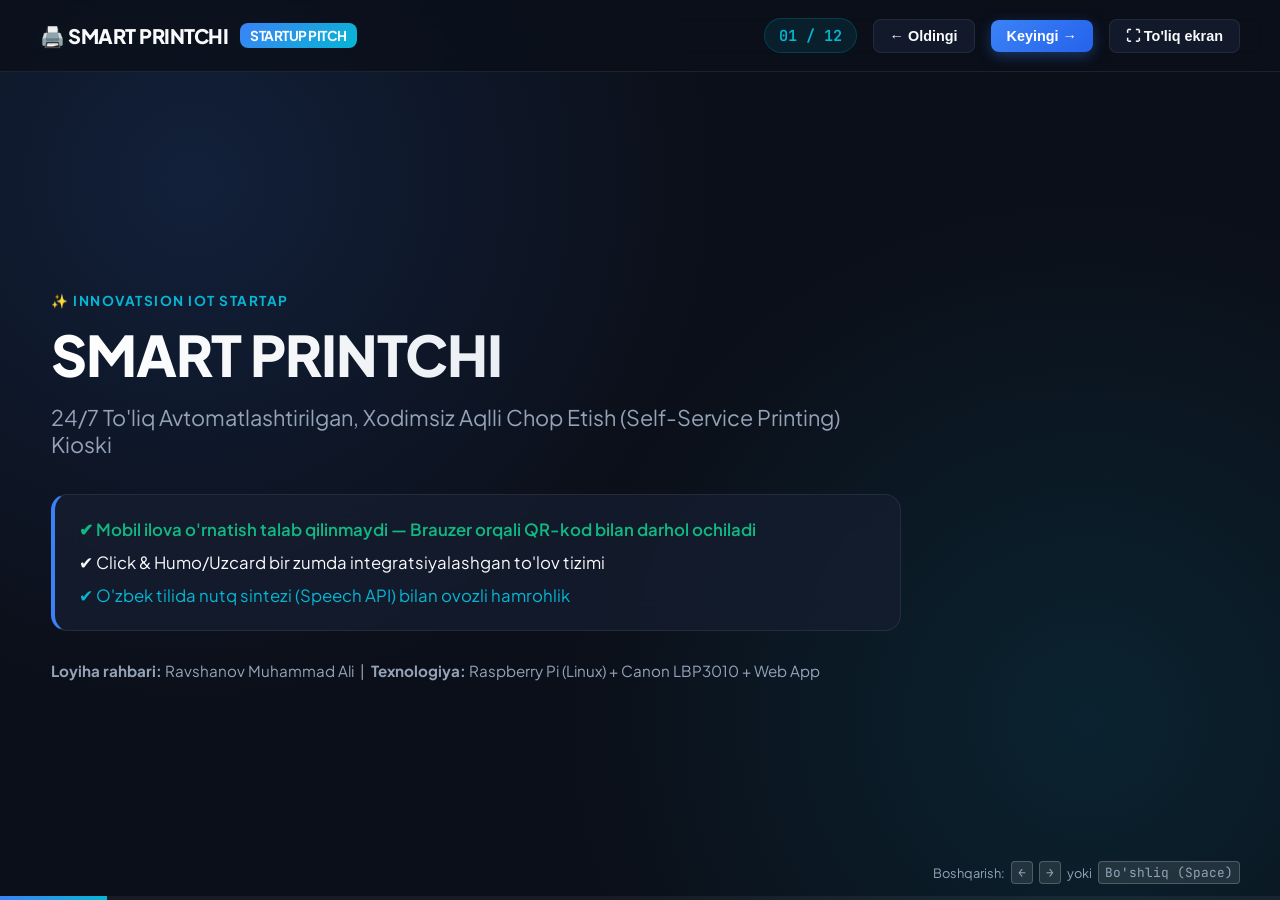
<file: prezentatsiya.html>
<!DOCTYPE html>
<html lang="uz">
<head>
  <meta charset="UTF-8">
  <meta name="viewport" content="width=device-width, initial-scale=1.0">
  <title>Smart Printchi — Taqdimot (Presentation)</title>
  <link rel="preconnect" href="https://fonts.googleapis.com">
  <link rel="preconnect" href="https://fonts.gstatic.com" crossorigin>
  <link href="https://fonts.googleapis.com/css2?family=Plus+Jakarta+Sans:wght@400;500;600;700;800&family=JetBrains+Mono:wght@500;700&display=swap" rel="stylesheet">
  <style>
    :root {
      --bg: #0b0f19;
      --card-bg: rgba(22, 30, 49, 0.75);
      --card-border: rgba(255, 255, 255, 0.08);
      --primary: #3b82f6;
      --primary-glow: rgba(59, 130, 246, 0.35);
      --accent: #06b6d4;
      --success: #10b981;
      --danger: #ef4444;
      --warning: #f59e0b;
      --text: #f8fafc;
      --text-muted: #94a3b8;
    }

    * {
      box-sizing: border-box;
      margin: 0;
      padding: 0;
    }

    body {
      font-family: 'Plus Jakarta Sans', sans-serif;
      background: var(--bg);
      color: var(--text);
      overflow: hidden;
      height: 100vh;
      width: 100vw;
      background-image: 
        radial-gradient(circle at 15% 20%, rgba(59, 130, 246, 0.15) 0%, transparent 40%),
        radial-gradient(circle at 85% 80%, rgba(6, 182, 212, 0.12) 0%, transparent 40%);
    }

    .presentation-container {
      position: relative;
      width: 100vw;
      height: 100vh;
      display: flex;
      flex-direction: column;
    }

    /* Top Navigation Bar */
    header {
      display: flex;
      justify-content: space-between;
      align-items: center;
      padding: 18px 40px;
      border-bottom: 1px solid var(--card-border);
      background: rgba(11, 15, 25, 0.8);
      backdrop-filter: blur(12px);
      z-index: 100;
    }

    .logo {
      display: flex;
      align-items: center;
      gap: 12px;
      font-weight: 800;
      font-size: 1.25rem;
      letter-spacing: -0.5px;
    }

    .logo-badge {
      background: linear-gradient(135deg, var(--primary), var(--accent));
      color: white;
      padding: 4px 10px;
      border-radius: 8px;
      font-size: 0.85rem;
      font-weight: 700;
    }

    .nav-controls {
      display: flex;
      align-items: center;
      gap: 16px;
    }

    .slide-counter {
      font-family: 'JetBrains Mono', monospace;
      color: var(--accent);
      font-weight: 600;
      font-size: 0.95rem;
      background: rgba(6, 182, 212, 0.1);
      padding: 6px 14px;
      border-radius: 20px;
      border: 1px solid rgba(6, 182, 212, 0.2);
    }

    .btn {
      background: var(--card-bg);
      border: 1px solid var(--card-border);
      color: var(--text);
      padding: 8px 16px;
      border-radius: 8px;
      cursor: pointer;
      font-weight: 600;
      font-size: 0.9rem;
      display: flex;
      align-items: center;
      gap: 6px;
      transition: all 0.2s ease;
    }

    .btn:hover {
      background: rgba(255, 255, 255, 0.1);
      border-color: rgba(255, 255, 255, 0.2);
      transform: translateY(-1px);
    }

    .btn-primary {
      background: linear-gradient(135deg, var(--primary), #2563eb);
      color: white;
      border: none;
      box-shadow: 0 4px 14px var(--primary-glow);
    }

    .btn-primary:hover {
      background: linear-gradient(135deg, #2563eb, #1d4ed8);
    }

    /* Slide Arena */
    .viewport {
      flex: 1;
      position: relative;
      display: flex;
      align-items: center;
      justify-content: center;
      padding: 30px 60px;
      overflow: hidden;
    }

    .slide {
      position: absolute;
      width: min(1200px, 92vw);
      height: min(680px, 80vh);
      opacity: 0;
      visibility: hidden;
      transform: scale(0.96) translateY(20px);
      transition: opacity 0.4s cubic-bezier(0.16, 1, 0.3, 1),
                  transform 0.4s cubic-bezier(0.16, 1, 0.3, 1),
                  visibility 0.4s;
      display: flex;
      flex-direction: column;
      justify-content: center;
    }

    .slide.active {
      opacity: 1;
      visibility: visible;
      transform: scale(1) translateY(0);
    }

    /* Slide Content Typography */
    .category-tag {
      display: inline-flex;
      align-items: center;
      gap: 6px;
      font-size: 0.85rem;
      font-weight: 700;
      text-transform: uppercase;
      letter-spacing: 1.5px;
      color: var(--accent);
      margin-bottom: 12px;
    }

    .slide-title {
      font-size: 2.5rem;
      font-weight: 800;
      letter-spacing: -1px;
      line-height: 1.2;
      margin-bottom: 24px;
      background: linear-gradient(to right, #ffffff, #cbd5e1);
      -webkit-background-clip: text;
      -webkit-text-fill-color: transparent;
    }

    .grid-2 {
      display: grid;
      grid-template-columns: 1fr 1fr;
      gap: 24px;
    }

    .grid-3 {
      display: grid;
      grid-template-columns: repeat(3, 1fr);
      gap: 20px;
    }

    .grid-4 {
      display: grid;
      grid-template-columns: repeat(4, 1fr);
      gap: 18px;
    }

    .card {
      background: var(--card-bg);
      border: 1px solid var(--card-border);
      border-radius: 16px;
      padding: 24px;
      backdrop-filter: blur(16px);
      transition: all 0.3s ease;
      position: relative;
      overflow: hidden;
    }

    .card::before {
      content: '';
      position: absolute;
      top: 0;
      left: 0;
      width: 100%;
      height: 3px;
      background: linear-gradient(90deg, var(--primary), var(--accent));
      opacity: 0;
      transition: opacity 0.3s ease;
    }

    .card:hover {
      border-color: rgba(255, 255, 255, 0.18);
      transform: translateY(-3px);
      box-shadow: 0 12px 28px rgba(0, 0, 0, 0.35);
    }

    .card:hover::before {
      opacity: 1;
    }

    .card.highlight-success::before {
      background: var(--success);
      opacity: 1;
    }

    .card.highlight-danger::before {
      background: var(--danger);
      opacity: 1;
    }

    .card.highlight-warning::before {
      background: var(--warning);
      opacity: 1;
    }

    .card-title {
      font-size: 1.25rem;
      font-weight: 700;
      margin-bottom: 12px;
      display: flex;
      align-items: center;
      gap: 10px;
    }

    .card-text {
      font-size: 0.95rem;
      color: var(--text-muted);
      line-height: 1.6;
    }

    .step-number {
      font-family: 'JetBrains Mono', monospace;
      font-size: 2.2rem;
      font-weight: 800;
      color: var(--accent);
      margin-bottom: 12px;
    }

    .stat-number {
      font-family: 'JetBrains Mono', monospace;
      font-size: 2.6rem;
      font-weight: 800;
      color: var(--text);
      line-height: 1;
      margin: 12px 0 8px 0;
    }

    .stat-number.green {
      color: var(--success);
    }

    /* Comparison Table */
    .comp-table {
      width: 100%;
      border-collapse: separate;
      border-spacing: 0;
      border-radius: 14px;
      overflow: hidden;
      border: 1px solid var(--card-border);
      background: var(--card-bg);
    }

    .comp-table th, .comp-table td {
      padding: 14px 20px;
      text-align: left;
      font-size: 0.95rem;
    }

    .comp-table th {
      background: rgba(30, 41, 59, 0.9);
      font-weight: 700;
      color: var(--text);
      border-bottom: 1px solid var(--card-border);
    }

    .comp-table tr:not(:last-child) td {
      border-bottom: 1px solid rgba(255, 255, 255, 0.05);
    }

    .comp-table td:nth-child(2) {
      color: var(--text-muted);
    }

    .comp-table td:nth-child(3) {
      color: var(--success);
      font-weight: 600;
    }

    /* Progress bar */
    .progress-bar-container {
      position: absolute;
      bottom: 0;
      left: 0;
      width: 100%;
      height: 4px;
      background: rgba(255, 255, 255, 0.05);
    }

    .progress-bar {
      height: 100%;
      width: 8.33%;
      background: linear-gradient(90deg, var(--primary), var(--accent));
      transition: width 0.3s ease;
    }

    /* Keyboard hint */
    .keyboard-hint {
      position: absolute;
      bottom: 16px;
      right: 40px;
      font-size: 0.8rem;
      color: var(--text-muted);
      display: flex;
      align-items: center;
      gap: 6px;
    }

    .kbd {
      background: rgba(255, 255, 255, 0.1);
      border: 1px solid rgba(255, 255, 255, 0.2);
      padding: 2px 6px;
      border-radius: 4px;
      font-family: 'JetBrains Mono', monospace;
    }
  </style>
</head>
<body>

<div class="presentation-container">
  <!-- Header Bar -->
  <header>
    <div class="logo">
      <span>🖨️ SMART PRINTCHI</span>
      <span class="logo-badge">STARTUP PITCH</span>
    </div>
    <div class="nav-controls">
      <span class="slide-counter" id="slideNum">01 / 12</span>
      <button class="btn" onclick="prevSlide()">← Oldingi</button>
      <button class="btn btn-primary" onclick="nextSlide()">Keyingi →</button>
      <button class="btn" onclick="toggleFullScreen()">⛶ To'liq ekran</button>
    </div>
  </header>

  <!-- Slide Arena -->
  <main class="viewport">

    <!-- SLIDE 1: Title -->
    <section class="slide active">
      <div class="category-tag">✨ INNOVATSION IOT STARTAP</div>
      <h1 class="slide-title" style="font-size: 3.5rem; margin-bottom: 16px;">SMART PRINTCHI</h1>
      <p style="font-size: 1.35rem; color: var(--text-muted); margin-bottom: 36px; max-width: 850px;">
        24/7 To'liq Avtomatlashtirilgan, Xodimsiz Aqlli Chop Etish (Self-Service Printing) Kioski
      </p>

      <div class="card" style="border-left: 4px solid var(--primary); max-width: 850px; margin-bottom: 30px;">
        <div style="display: flex; flex-direction: column; gap: 12px; font-size: 1.05rem;">
          <div style="color: var(--success); font-weight: 600;">✔ Mobil ilova o'rnatish talab qilinmaydi — Brauzer orqali QR-kod bilan darhol ochiladi</div>
          <div style="color: var(--text);">✔ Click & Humo/Uzcard bir zumda integratsiyalashgan to'lov tizimi</div>
          <div style="color: var(--accent);">✔ O'zbek tilida nutq sintezi (Speech API) bilan ovozli hamrohlik</div>
        </div>
      </div>

      <div style="font-size: 0.95rem; color: var(--text-muted);">
        <b>Loyiha rahbari:</b> Ravshanov Muhammad Ali &nbsp;|&nbsp; <b>Texnologiya:</b> Raspberry Pi (Linux) + Canon LBP3010 + Web App
      </div>
    </section>

    <!-- SLIDE 2: The Problem -->
    <section class="slide">
      <div class="category-tag">⚠️ BOZOR MUAMMOLARI</div>
      <h2 class="slide-title">An'anaviy Chop Etishdagi Og'riqli Nuqtalar</h2>
      <div class="grid-2">
        <div class="card highlight-danger">
          <div class="card-title" style="color: var(--danger);">1. Uzun Navbatlar va Vaqt Yo'qotish</div>
          <p class="card-text">Universitetlar, litseylar va davlat idoralarida talaba hamda mijozlar oddiy bitta qog'ozni chop etish uchun 15-30 daqiqa navbatda turishga majbur bo'ladi.</p>
        </div>
        <div class="card highlight-warning">
          <div class="card-title" style="color: var(--warning);">2. Inson Omili va Ish Vaqti Cheklovi</div>
          <p class="card-text">Nusxa ko'chirish punktlari doimiy xodim (operator) talab qiladi. Soat 18:00 dan keyin yopiladi, tushlik va dam olish kunlari ishlamaydi.</p>
        </div>
        <div class="card highlight-danger">
          <div class="card-title" style="color: var(--danger);">3. Konfidensiallik va Xavfsizlik Yo'qligi</div>
          <p class="card-text">Shaxsiy hujjatlar, pasport nusxalari, rezyume yoki diplomlar begona shaxslarning fleshkalari yoki kompyuterlarida qolib ketadi, bu esa kiberxavfsizlikka ziddir.</p>
        </div>
        <div class="card highlight-warning">
          <div class="card-title" style="color: var(--warning);">4. Kichik To'lovlardagi Noqulaylik</div>
          <p class="card-text">1000-2000 so'm uchun mayda pul topish, qaytim izlash yoki begona kartaga pul o'tkazib chek ko'rsatish ko'p noqulaylik tug'diradi.</p>
        </div>
      </div>
    </section>

    <!-- SLIDE 3: The Solution -->
    <section class="slide">
      <div class="category-tag">💡 BIZNING YECHIM</div>
      <h2 class="slide-title">Aqlli, Xodimsiz va Qulay Smart Printchi</h2>
      
      <div class="card highlight-success" style="margin-bottom: 24px; padding: 28px;">
        <h3 style="color: var(--success); font-size: 1.35rem; margin-bottom: 8px;">To'liq Raqamlashgan Self-Service Chop Etish Ekotizimi</h3>
        <p style="color: var(--text); font-size: 1.05rem; line-height: 1.6;">
          Foydalanuvchi hech qanday ilova yuklamasdan, kiosk ekranidagi QR-kodni skanerlaydi, faylini veb-sahifaga yuklaydi, Click/Humo orqali to'laydi va soniyalar ichida sifatli A4 hujjatini qabul qilib oladi.
        </p>
      </div>

      <div class="grid-3">
        <div class="card">
          <div class="card-title" style="color: var(--primary);">24/7 Uzluksiz Ishlash</div>
          <p class="card-text">Xodimsiz ishlaydi. Maosh, dam olish kunlari yoki insoniy charchoq yo'q. Istalgan vaqtda benuqson xizmat ko'rsatadi.</p>
        </div>
        <div class="card">
          <div class="card-title" style="color: var(--accent);">Bir Zumda Natija</div>
          <p class="card-text">Hujjat yuklangandan boshlab printerdan chiqqunga qadar bor-yo'g'i 10-20 soniya vaqt sarflanadi.</p>
        </div>
        <div class="card">
          <div class="card-title" style="color: var(--success);">100% Ma'lumot Himoyasi</div>
          <p class="card-text">Fayllar saqlanmaydi. Hujjat chop etilishi bilan tizimdan avtomatik va qaytmas tarzda o'chiriladi.</p>
        </div>
      </div>
    </section>

    <!-- SLIDE 4: How It Works -->
    <section class="slide">
      <div class="category-tag">🚀 FOYDALANISH JARAYONI</div>
      <h2 class="slide-title">4 Ta Oson Qadamda Hujjat Qo'lingizda</h2>
      <div class="grid-4">
        <div class="card">
          <div class="step-number">01</div>
          <div class="card-title">QR Skanerlash</div>
          <p class="card-text">Kioskdagi QR-kod smartfon kamerasi orqali skanerlanadi. Hech qanday dastur o'rnatmasdan brauzerda veb-portal ochiladi.</p>
        </div>
        <div class="card">
          <div class="step-number">02</div>
          <div class="card-title">Fayl Yuklash</div>
          <p class="card-text">PDF, DOCX, TXT yoki rasm tanlanadi. Tizim avtomatik sahifalar sonini hisoblaydi va narxni chiqaradi.</p>
        </div>
        <div class="card">
          <div class="step-number">03</div>
          <div class="card-title">Tezkor To'lov</div>
          <p class="card-text">Click ilovasi yoki Humo/Uzcard dinamik QR-kodi orqali 1 marta bosishda to'lov amalga oshiriladi.</p>
        </div>
        <div class="card highlight-success">
          <div class="step-number" style="color: var(--success);">04</div>
          <div class="card-title" style="color: var(--success);">Chop & Ovoz</div>
          <p class="card-text">Printer A4 qog'ozini chiqaradi va kiosk o'zbek tilida "Hujjatingiz tayyor, qog'ozingizni oling!" deb e'lon qiladi.</p>
        </div>
      </div>
    </section>

    <!-- SLIDE 5: Key Features -->
    <section class="slide">
      <div class="category-tag">⭐ ASOSIY IMKONIYATLAR</div>
      <h2 class="slide-title">Smart Printchi-ning Texnologik Ustunliklari</h2>
      <div class="grid-3">
        <div class="card">
          <div class="card-title">📲 Web-Native (App-Free)</div>
          <p class="card-text">Mijozdan App Store yoki Play Marketdan ilova yuklash talab qilinmaydi. Brauzerda bir zumda ishlaydi.</p>
        </div>
        <div class="card">
          <div class="card-title">🔢 Dinamik Sahifa Hisoblagich</div>
          <p class="card-text">Yuklangan PDF yoki Word hujjatlaridagi sahifalar sonini avtomatik aniqlab, to'g'ri narx shakllantiriladi.</p>
        </div>
        <div class="card">
          <div class="card-title" style="color: var(--success);">🎙️ O'zbekcha Ovozli Yordamchi</div>
          <p class="card-text">Web Speech API orqali to'lov muvaffaqiyati va chop etish yakunlangani o'zbek tilida ovozli tushuntiriladi.</p>
        </div>
        <div class="card">
          <div class="card-title">📑 Universal Formatlar</div>
          <p class="card-text">PDF, Microsoft Word (.docx), matnli (.txt) fayllar hamda rasmlar (JPG, PNG) bilan to'liq mos keladi.</p>
        </div>
        <div class="card">
          <div class="card-title">🔒 Avtomatik Tozalash</div>
          <p class="card-text">Hujjat chop etilishi bilanoq serverdan butunlay o'chiriladi. Hech qanday xotirada qolmaydi.</p>
        </div>
        <div class="card">
          <div class="card-title">📡 Masofaviy Monitoring</div>
          <p class="card-text">Qog'oz tugashi, toner holati va kunlik tushumlar onlayn tarzda admin tomonidan kuzatib boriladi.</p>
        </div>
      </div>
    </section>

    <!-- SLIDE 6: Tech Architecture -->
    <section class="slide">
      <div class="category-tag">🛠️ TEXNOLOGIK ARXITEKTURA</div>
      <h2 class="slide-title">IoT Apparat va Dasturiy Ta'minot Birlashuvi</h2>
      <div class="grid-3">
        <div class="card" style="border-top: 3px solid var(--primary);">
          <div class="card-title" style="color: var(--primary);">Apparat Ta'minoti (Hardware)</div>
          <ul style="padding-left: 20px; color: var(--text-muted); font-size: 0.95rem; line-height: 1.8;">
            <li>Raspberry Pi IoT mini-kompyuteri</li>
            <li>Canon LBP 3010 lazerli A4 printeri</li>
            <li>USB 2.0 direct bidirectional interface</li>
            <li>Ixcham metall/akril kiosk korpusi</li>
          </ul>
        </div>
        <div class="card" style="border-top: 3px solid var(--accent);">
          <div class="card-title" style="color: var(--accent);">Bosma Yadrosi (CUPS Core)</div>
          <ul style="padding-left: 20px; color: var(--text-muted); font-size: 0.95rem; line-height: 1.8;">
            <li>CUPS (Common Unix Printing System)</li>
            <li>HiSCoA v2.0 Canon CAPT drayveri</li>
            <li>Maxsus sozlangan Canon 3010 PPD</li>
            <li>GhostScript raster rendering filtri</li>
          </ul>
        </div>
        <div class="card" style="border-top: 3px solid var(--success);">
          <div class="card-title" style="color: var(--success);">Dasturiy Qism (Software)</div>
          <ul style="padding-left: 20px; color: var(--text-muted); font-size: 0.95rem; line-height: 1.8;">
            <li>Python (Flask) asinxron backend serveri</li>
            <li>Cloudflare Zero-Trust Secure Tunnel</li>
            <li>Mobile-First Responsive Web UI</li>
            <li>Web Speech API (O'zbekcha sintezator)</li>
          </ul>
        </div>
      </div>
    </section>

    <!-- SLIDE 7: Payments & Voice -->
    <section class="slide">
      <div class="category-tag">💳 INTEGRATSIYA</div>
      <h2 class="slide-title">Click, Humo QR va Ovozli Mulqot</h2>
      <div class="grid-2">
        <div class="card">
          <div class="card-title" style="color: var(--primary);">Click & Humo Dinamik To'lovlar</div>
          <div style="display: flex; flex-direction: column; gap: 14px; margin-top: 14px; font-size: 0.95rem; color: var(--text-muted);">
            <div><b>1. Click Deep-Link:</b> "Click orqali to'lash" tugmasi bosilganda to'g'ridan-to'g'ri foydalanuvchining Click ilovasi ochiladi.</div>
            <div><b>2. Dinamik Humo QR-kod:</b> Ekranda karta ma'lumotlari bilan QR-kod generatsiya qilinadi, istalgan bank ilovasi bilan skanerlab to'lash mumkin.</div>
            <div><b>3. 1-Bosishda Karta Nusxalash:</b> 16 xonali karta raqami buferga olinadi.</div>
            <div><b>4. Avtomatik Chop Etish:</b> To'lov amalga oshirilishi bilan printer ishga tushadi.</div>
          </div>
        </div>

        <div class="card">
          <div class="card-title" style="color: var(--success);">O'zbek Tilidagi Ovozli Hamrohlik</div>
          <div style="display: flex; flex-direction: column; gap: 14px; margin-top: 14px; font-size: 0.95rem; color: var(--text-muted);">
            <div><b>1. Insoniy muloqot hissi:</b> Kiosk ovoz chiqarib harakatlarni tasdiqlagani uchun talaba adashib qolmaydi.</div>
            <div><b>2. SpeechSynthesis API:</b> Brauzerning o'zida apparat resurslarisiz ishlaydi.</div>
            <div><b>3. Jonli xabar:</b> <i>"To‘lov qabul qilindi. Hujjatingiz printerdan chiqdi. Qog‘ozingizni oling!"</i></div>
            <div><b>4. Ishonch va brend nufuzi:</b> Foydalanuvchida yuqori zamonaviy texnologiya taassuroti qoladi.</div>
          </div>
        </div>
      </div>
    </section>

    <!-- SLIDE 8: Target Market -->
    <section class="slide">
      <div class="category-tag">🎯 MAQSADLI BOZOR</div>
      <h2 class="slide-title">Kiosklar Qayerda Talabgir?</h2>
      <div class="grid-2">
        <div class="card">
          <div class="card-title" style="color: var(--primary);">🎓 Universitetlar, Kollej va Litseylar</div>
          <p class="card-text">O'zbekistonda 200+ OTM va 1M+ talaba har kuni mustaqil ish, referat va kurs ishlarini chop etishga muhtoj. Asosiy drayver bozor.</p>
        </div>
        <div class="card">
          <div class="card-title" style="color: var(--accent);">🏛️ Davlat Xizmatlari Markazlari (DXM)</div>
          <p class="card-text">Ariza, ma'lumotnoma va pasport nusxalarini navbatsiz, mustaqil chop etish uchun aholiga juda zarur vosita.</p>
        </div>
        <div class="card">
          <div class="card-title" style="color: var(--success);">🏢 Kovorking va Biznes Markazlar</div>
          <p class="card-text">Frilanserlar va xodimlar uchun shaxsiy qimmat printer sotib olmasdan kerakli shartnomalarni 24/7 chop etish imkoniyati.</p>
        </div>
        <div class="card">
          <div class="card-title" style="color: var(--warning);">🏥 Shifoxona, Sud va Notarial Idoralar</div>
          <p class="card-text">Tibbiy tahlillar, da'vo arizalari va shartnomalar zudlik bilan chiqarilishi lozim bo'lgan gavjum nuqtalar.</p>
        </div>
      </div>
    </section>

    <!-- SLIDE 9: Unit Economics -->
    <section class="slide">
      <div class="category-tag">💰 BIZNES MODELI VA DAROMAD</div>
      <h2 class="slide-title">Kuchli Unit Economics va 1 Oylik ROI</h2>
      <div class="grid-3" style="margin-bottom: 24px;">
        <div class="card">
          <div style="font-size: 0.9rem; color: var(--text-muted);">1 Sahifa Tannarxi</div>
          <div class="stat-number">~130 so'm</div>
          <div style="font-size: 0.85rem; color: var(--text-muted);">Qog'oz (80-90 so'm) + Toner va elektr (40-50 so'm)</div>
        </div>
        <div class="card">
          <div style="font-size: 0.9rem; color: var(--text-muted);">Sotish Narxi</div>
          <div class="stat-number">1 000 so'm</div>
          <div style="font-size: 0.85rem; color: var(--text-muted);">Bozordagi arzon narx (500 - 1000 so'm oralig'ida)</div>
        </div>
        <div class="card highlight-success">
          <div style="font-size: 0.9rem; color: var(--text-muted);">Sof Foyda Marjasi</div>
          <div class="stat-number green">87%</div>
          <div style="font-size: 0.85rem; color: var(--success);">Har bir sahifadan 870 so'm sof daromad</div>
        </div>
      </div>

      <div class="card" style="padding: 24px;">
        <h3 style="color: var(--accent); margin-bottom: 12px; font-size: 1.15rem;">Bitta Kioskning Oylik Moliyaviy Ko'rsatkichi (OTM misolida):</h3>
        <div style="display: grid; grid-template-columns: 1fr 1fr; gap: 20px; font-size: 0.95rem; color: var(--text-muted);">
          <div>
            • <b>Kunlik hajm:</b> 600 sahifa x 1 000 so'm = <b>600 000 so'm/kun</b><br>
            • <b>Oylik tushum (25 kun):</b> <b>15 000 000 so'm</b><br>
            • <b>Qog'oz va toner xarajati:</b> ~2 250 000 so'm
          </div>
          <div>
            • <b>Ijara va internet xarajati:</b> ~1 500 000 so'm<br>
            • <b style="color: var(--success); font-size: 1.1rem;">OYLIK SOF DAROMAD: ~11 250 000 so'm!</b><br>
            • <b>Kiosk uskunasi tannarxi:</b> ~4 mln so'm → <b style="color: var(--accent);">ROI: 1 oyda to'liq oqlaydi!</b>
          </div>
        </div>
      </div>
    </section>

    <!-- SLIDE 10: Competition -->
    <section class="slide">
      <div class="category-tag">📊 SOLISHTIRMA TAHLIL</div>
      <h2 class="slide-title">Smart Printchi vs An'anaviy Print Markazlari</h2>
      
      <table class="comp-table">
        <thead>
          <tr>
            <th>Xususiyat</th>
            <th>An'anaviy Nusxa Ko'chirish Markazi</th>
            <th>Smart Printchi Kioski</th>
          </tr>
        </thead>
        <tbody>
          <tr>
            <td><b>Ish Vaqti</b></td>
            <td>09:00 - 18:00 (tushlik va dam olish kunlari bor)</td>
            <td>24/7 Tunu-kun uzluksiz ochiq</td>
          </tr>
          <tr>
            <td><b>Xodim va Maosh</b></td>
            <td>Doimiy operator talab qilinadi (oylik xarajat)</td>
            <td>100% Xodimsiz, to'liq avtonom</td>
          </tr>
          <tr>
            <td><b>Xizmat Tezligi</b></td>
            <td>15 - 30 daqiqa (uzun navbatlar)</td>
            <td>15 - 30 soniya ichida qo'lingizda</td>
          </tr>
          <tr>
            <td><b>Shaxsiy Ma'lumotlar</b></td>
            <td>Kompyuter yoki fleshkada qolib ketish xavfi bor</td>
            <td>Chop etilgach butkul va qaytmas o'chiriladi</td>
          </tr>
          <tr>
            <td><b>To'lov Qulayligi</b></td>
            <td>Faqat naqd yoki noqulay o'tkazma</td>
            <td>Click deep-link va Humo QR 1 marta bosishda</td>
          </tr>
        </tbody>
      </table>
    </section>

    <!-- SLIDE 11: Roadmap -->
    <section class="slide">
      <div class="category-tag">🗺️ RIVOJLANISH BOSQICHLARI</div>
      <h2 class="slide-title">Kelajakdagi Rivojlanish Yo'l Xaritasi</h2>
      <div class="grid-3">
        <div class="card highlight-success">
          <div class="card-title" style="color: var(--success);">1-Bosqich: MVP & Sinov (Bajarildi)</div>
          <ul style="padding-left: 20px; color: var(--text-muted); font-size: 0.95rem; line-height: 1.8;">
            <li>✔ Veb-portal va backend tayyor</li>
            <li>✔ Canon LBP 3010 drayveri ulandi</li>
            <li>✔ Click & Humo QR to'lov tizimi</li>
            <li>✔ O'zbekcha ovozli hamrohlik</li>
          </ul>
        </div>
        <div class="card highlight-primary">
          <div class="card-title" style="color: var(--primary);">2-Bosqich: Ilk Tarmoq (Q1-Q2)</div>
          <ul style="padding-left: 20px; color: var(--text-muted); font-size: 0.95rem; line-height: 1.8;">
            <li>• Toshkentdagi 3-5 ta OTMga o'rnatish</li>
            <li>• Himoyalangan metall kiosk korpusi</li>
            <li>• Telegram orqali toner/qog'oz monitoringi</li>
            <li>• Dastlabki mijozlar tahlili</li>
          </ul>
        </div>
        <div class="card highlight-accent">
          <div class="card-title" style="color: var(--accent);">3-Bosqich: Kengayish (Q3-Q4)</div>
          <ul style="padding-left: 20px; color: var(--text-muted); font-size: 0.95rem; line-height: 1.8;">
            <li>• Rangli (Color) chop etish moduli</li>
            <li>• Pasport va hujjat skaneri</li>
            <li>• Viloyat OTM va DXMlariga kirish</li>
            <li>• Franshiza (Franchise) modeli</li>
          </ul>
        </div>
      </div>
    </section>

    <!-- SLIDE 12: Contact & Conclusion -->
    <section class="slide">
      <div class="category-tag">🤝 HAMKORLIK VA ALOQA</div>
      <h2 class="slide-title">Keling, Bosma Xizmatlarini Birgalikda Yangilaylik!</h2>

      <div class="card highlight-primary" style="padding: 32px; margin-bottom: 24px;">
        <h3 style="font-size: 1.4rem; color: var(--text); margin-bottom: 12px;">
          Smart Printchi — Talabalar uchun qulaylik, OTMlar uchun nufuz va investorlar uchun yuqori daromadli biznes!
        </h3>
        <p style="color: var(--text-muted); font-size: 1.05rem; line-height: 1.7; margin-bottom: 24px;">
          Biz universitetlar, kovorking markazlari, banklar va manfaatdor tadbirkorlar bilan hamkorlikda butun O'zbekiston bo'ylab aqlli chop etish kiosklarini o'rnatishga tayyormiz.
        </p>

        <div style="display: grid; grid-template-columns: 1fr 1fr; gap: 16px; font-size: 1.05rem;">
          <div>🌐 <b>Veb-sayt:</b> <a href="https://asil2004.github.io/smart-printer/" target="_blank" style="color: var(--accent); text-decoration: none;">asil2004.github.io/smart-printer/</a></div>
          <div>👨‍💻 <b>Loyiha rahbari:</b> Ravshanov Muhammad Ali</div>
          <div>📞 <b>Telefon:</b> +998 94 473 76 27</div>
          <div>💳 <b>To'lov:</b> Click & Humo (5614 6887 0059 0424)</div>
        </div>
      </div>

      <div style="text-align: center; color: var(--success); font-weight: 700; font-size: 1.2rem;">
        E'tiboringiz uchun rahmat! Savollaringizga javob berishdan mamnunmiz.
      </div>
    </section>

  </main>

  <!-- Progress Bar & Hints -->
  <div class="progress-bar-container">
    <div class="progress-bar" id="progressBar"></div>
  </div>

  <div class="keyboard-hint">
    Boshqarish: <span class="kbd">←</span> <span class="kbd">→</span> yoki <span class="kbd">Bo'shliq (Space)</span>
  </div>
</div>

<script>
  let currentSlide = 0;
  const slides = document.querySelectorAll('.slide');
  const slideNum = document.getElementById('slideNum');
  const progressBar = document.getElementById('progressBar');

  function updateSlide(index) {
    if (index < 0) index = 0;
    if (index >= slides.length) index = slides.length - 1;
    
    slides[currentSlide].classList.remove('active');
    currentSlide = index;
    slides[currentSlide].classList.add('active');

    // Update numbers
    const num = (currentSlide + 1).toString().padStart(2, '0');
    const total = slides.length.toString().padStart(2, '0');
    slideNum.textContent = `${num} / ${total}`;

    // Update progress bar
    const percent = ((currentSlide + 1) / slides.length) * 100;
    progressBar.style.width = percent + '%';
  }

  function nextSlide() {
    updateSlide(currentSlide + 1);
  }

  function prevSlide() {
    updateSlide(currentSlide - 1);
  }

  function toggleFullScreen() {
    if (!document.fullscreenElement) {
      document.documentElement.requestFullscreen().catch(err => {
        alert(`Xatolik: ${err.message}`);
      });
    } else {
      if (document.exitFullscreen) {
        document.exitFullscreen();
      }
    }
  }

  // Keyboard navigation
  document.addEventListener('keydown', (e) => {
    if (e.key === 'ArrowRight' || e.key === ' ' || e.key === 'PageDown') {
      nextSlide();
    } else if (e.key === 'ArrowLeft' || e.key === 'PageUp') {
      prevSlide();
    } else if (e.key === 'f' || e.key === 'F') {
      toggleFullScreen();
    }
  });

  // Touch Swipe navigation for mobile
  let touchStartX = 0;
  let touchEndX = 0;
  document.addEventListener('touchstart', e => {
    touchStartX = e.changedTouches[0].screenX;
  });
  document.addEventListener('touchend', e => {
    touchEndX = e.changedTouches[0].screenX;
    if (touchEndX < touchStartX - 50) nextSlide();
    if (touchEndX > touchStartX + 50) prevSlide();
  });
</script>

</body>
</html>
</file>
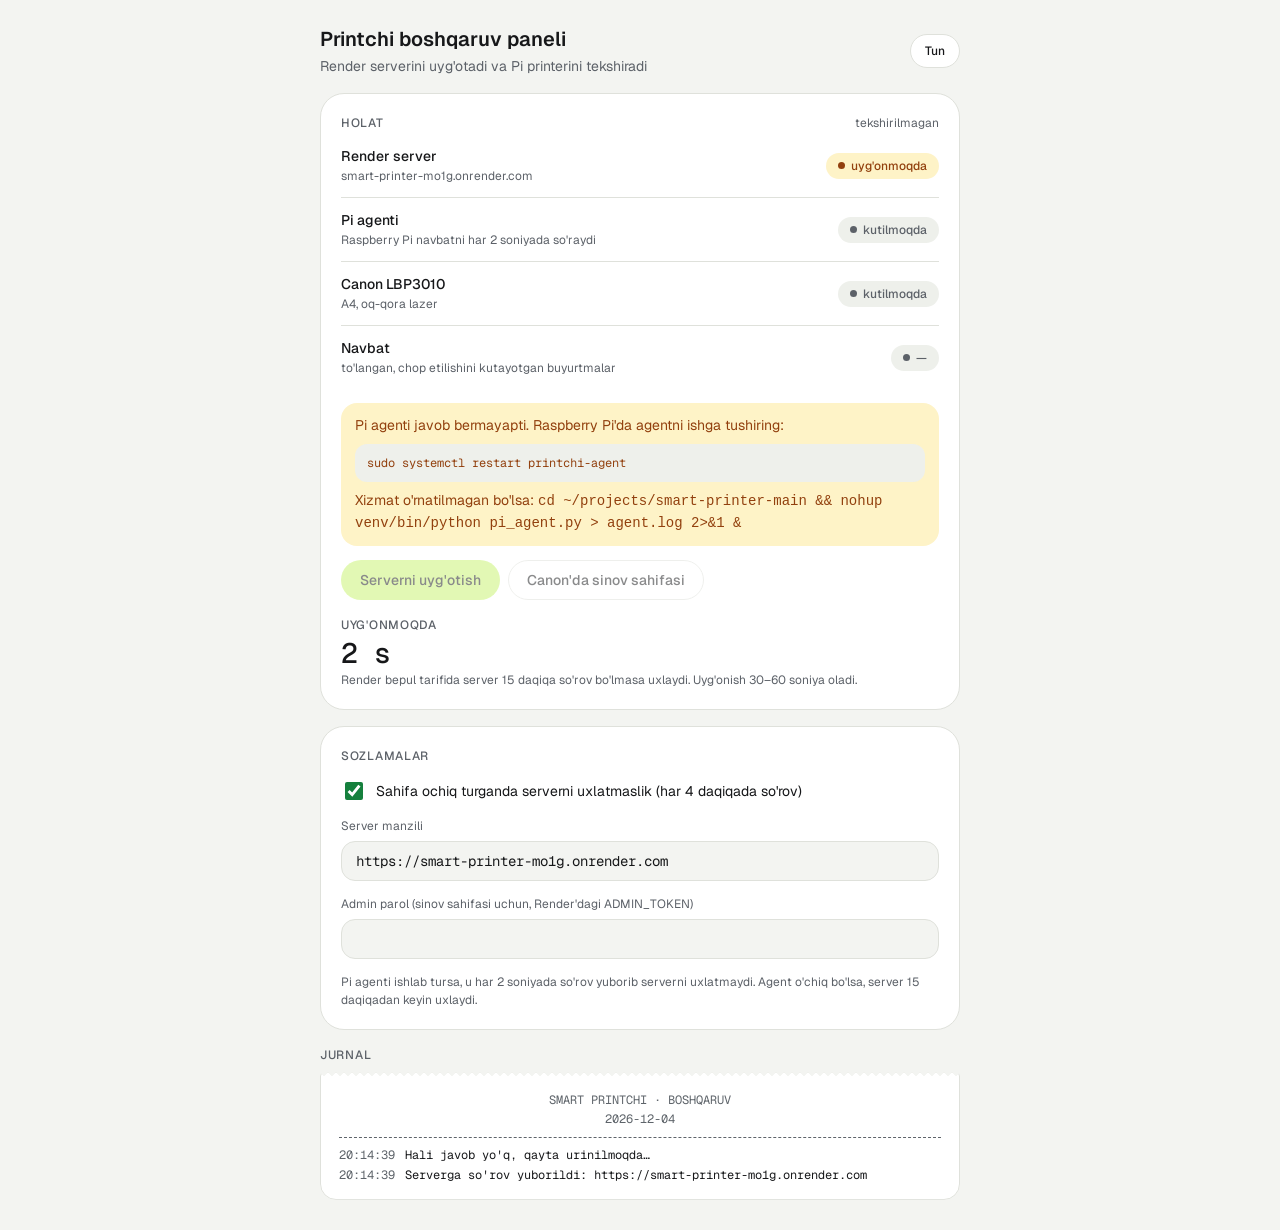
<file: public/panel.html>
<!doctype html>
<html lang="uz">
<head>
<meta charset="utf-8">
<meta name="viewport" content="width=device-width,initial-scale=1,viewport-fit=cover">
<title>Printchi Boshqaruv</title>
<meta name="robots" content="noindex">
<link rel="preconnect" href="https://fonts.googleapis.com">
<link rel="stylesheet" href="https://fonts.googleapis.com/css2?family=Geist:wght@400;500;600;700&family=Geist+Mono:wght@400;500&display=swap">
<style>
/* Layout: bitta ustun — holat kartochkasi, amallar, chek ko'rinishidagi jurnal. DESIGN.md "Ufq + Chek" tokenlari. */
:root {
  color-scheme: light;
  --bg: #F3F4F1; --tile: #FFFFFF; --soft: #EEF0EB; --line: #DFE1DB;
  --ink: #161719; --muted: #5C6168;
  --accent: #C6F36B; --on-accent: #161719;
  --ok: #15803D; --ok-bg: #DCFCE7;
  --warn: #92400E; --warn-bg: #FEF3C7;
  --err: #B91C1C; --err-bg: #FEE2E2;
  --paper: #FFFFFF; --paper-ink: #161719; --paper-muted: #5E646A;
  --sans: "Geist", ui-sans-serif, system-ui, -apple-system, "Segoe UI", sans-serif;
  --mono: "Geist Mono", ui-monospace, "SFMono-Regular", Menlo, Consolas, monospace;
}
:root[data-theme="dark"] {
  color-scheme: dark;
  --bg: #0F1011; --tile: #1A1C1E; --soft: #232528; --line: #2E3135;
  --ink: #F1F2EF; --muted: #A2A7AD;
  --ok: #4ADE80; --ok-bg: #12301E;
  --warn: #FBBF24; --warn-bg: #3A2A0B;
  --err: #F87171; --err-bg: #3B1414;
}
* { box-sizing: border-box; }
html, body { margin: 0; }
body {
  background: var(--bg); color: var(--ink); font: 400 14px/1.5 var(--sans);
  padding-block: max(24px, env(safe-area-inset-top, 0px)) max(32px, env(safe-area-inset-bottom, 0px));
  padding-left: max(16px, env(safe-area-inset-left, 0px));
  padding-right: max(16px, env(safe-area-inset-right, 0px));
}
.wrap { max-width: 640px; margin: 0 auto; display: grid; gap: 16px; }
header { display: flex; align-items: center; justify-content: space-between; gap: 12px; }
h1 { font-size: 20px; font-weight: 600; margin: 0; text-wrap: balance; }
.sub { color: var(--muted); font-size: 14px; margin: 2px 0 0; }
.card { background: var(--tile); border: 1px solid var(--line); border-radius: 24px; padding: 20px; display: grid; gap: 14px; min-width: 0; }
.label { font-size: 12px; font-weight: 500; letter-spacing: .06em; text-transform: uppercase; color: var(--muted); }
.rows { display: grid; gap: 0; }
.row { display: grid; grid-template-columns: 1fr auto; align-items: center; gap: 12px; padding: 12px 0; border-top: 1px solid var(--line); }
.row:first-child { border-top: 0; padding-top: 0; }
.row b { font-weight: 500; }
.row small { display: block; color: var(--muted); font-size: 12px; }
.pill { display: inline-flex; align-items: center; gap: 6px; border-radius: 999px; padding: 4px 12px; font-size: 12px; font-weight: 500; white-space: nowrap; background: var(--soft); color: var(--muted); }
.pill::before { content: ""; width: 7px; height: 7px; border-radius: 50%; background: currentColor; }
.pill.ok { background: var(--ok-bg); color: var(--ok); }
.pill.warn { background: var(--warn-bg); color: var(--warn); }
.pill.err { background: var(--err-bg); color: var(--err); }
.pill.warn::before { animation: blink 1s infinite; }
@keyframes blink { 50% { opacity: .25; } }
.actions { display: flex; flex-wrap: wrap; gap: 8px; }
button { font: 500 14px var(--sans); border-radius: 999px; padding: 10px 18px; border: 1px solid var(--line); background: var(--tile); color: var(--ink); cursor: pointer; }
button.primary { background: var(--accent); color: var(--on-accent); border-color: transparent; }
button:hover:not(:disabled) { border-color: var(--ink); }
button:disabled { opacity: .5; cursor: default; }
button:focus-visible, input:focus-visible { outline: 2px solid var(--ok); outline-offset: 2px; }
.icon-btn { padding: 8px 14px; font-size: 12px; }
.field { display: grid; gap: 6px; }
.field input[type=url], .field input[type=password] { font: 400 14px var(--mono); padding: 10px 14px; border: 1px solid var(--line); border-radius: 14px; background: var(--bg); color: var(--ink); width: 100%; min-width: 0; }
.toggle { display: flex; align-items: center; gap: 10px; font-size: 14px; }
.toggle input { width: 18px; height: 18px; accent-color: var(--ok); }
.hint { font-size: 12px; color: var(--muted); margin: 0; }
.hint code, .cmd { font-family: var(--mono); font-size: 12px; background: var(--soft); border-radius: 6px; padding: 1px 6px; }
.cmd { display: block; padding: 10px 12px; overflow-x: auto; white-space: pre; border-radius: 12px; }
.alert { border-radius: 16px; padding: 12px 14px; background: var(--warn-bg); color: var(--warn); font-size: 14px; display: grid; gap: 8px; }
.receipt { background: var(--paper); color: var(--paper-ink); border-radius: 4px 4px 16px 16px; padding: 18px 18px 14px; font: 400 12px/1.6 var(--mono); font-variant-numeric: tabular-nums;
  -webkit-mask: conic-gradient(from 135deg at top, #0000, #000 1deg 89deg, #0000 90deg) 50% / 8px 100%;
          mask: conic-gradient(from 135deg at top, #0000, #000 1deg 89deg, #0000 90deg) 50% / 8px 100%;
  border: 1px solid var(--line); max-height: 300px; overflow-y: auto; min-width: 0; }
.receipt .head { text-align: center; border-bottom: 1px dashed var(--paper-muted); padding-bottom: 8px; margin-bottom: 8px; color: var(--paper-muted); }
.log-line { display: grid; grid-template-columns: auto 1fr; gap: 10px; }
.log-line time { color: var(--paper-muted); }
.log-line span { overflow-wrap: anywhere; }
.log-line.err span { color: #B91C1C; }
.log-line.ok span { color: #3F6E12; }
.big { font: 500 28px var(--mono); font-variant-numeric: tabular-nums; letter-spacing: -0.01em; }
@media (prefers-reduced-motion: reduce) { .pill.warn::before { animation: none; } }
@media (max-width: 420px) { .row { grid-template-columns: 1fr; gap: 6px; } }
</style>
</head>
<body>
<div class="wrap">
  <header>
    <div>
      <h1>Printchi boshqaruv paneli</h1>
      <p class="sub">Render serverini uyg'otadi va Pi printerini tekshiradi</p>
    </div>
    <button class="icon-btn" id="themeBtn" type="button" aria-label="Rejimni almashtirish">Tun</button>
  </header>

  <section class="card" aria-labelledby="stTitle">
    <div style="display:flex;justify-content:space-between;align-items:baseline;gap:12px;flex-wrap:wrap">
      <span class="label" id="stTitle">Holat</span>
      <span class="hint" id="lastCheck">tekshirilmagan</span>
    </div>
    <div class="rows">
      <div class="row"><div><b>Render server</b><small id="srvNote">smart-printer-mo1g.onrender.com</small></div><span class="pill" id="srvPill">kutilmoqda</span></div>
      <div class="row"><div><b>Pi agenti</b><small id="agentNote">Raspberry Pi navbatni har 2 soniyada so'raydi</small></div><span class="pill" id="agentPill">kutilmoqda</span></div>
      <div class="row"><div><b>Canon LBP3010</b><small id="canonNote">A4, oq-qora lazer</small></div><span class="pill" id="canonPill">kutilmoqda</span></div>
      <div class="row"><div><b>Navbat</b><small>to'langan, chop etilishini kutayotgan buyurtmalar</small></div><span class="pill" id="queuePill">—</span></div>
    </div>
    <div class="alert" id="agentHelp" hidden>
      <span>Pi agenti javob bermayapti. Raspberry Pi'da agentni ishga tushiring:</span>
      <code class="cmd">sudo systemctl restart printchi-agent</code>
      <span>Xizmat o'rnatilmagan bo'lsa: <code>cd ~/projects/smart-printer-main &amp;&amp; nohup venv/bin/python pi_agent.py &gt; agent.log 2&gt;&amp;1 &amp;</code></span>
    </div>
    <div class="actions">
      <button class="primary" id="wakeBtn" type="button">Serverni uyg'otish</button>
      <button id="testBtn" type="button">Canon'da sinov sahifasi</button>
    </div>
    <div id="wakeBox" hidden>
      <span class="label">Uyg'onmoqda</span>
      <div class="big" id="wakeTimer">0 s</div>
      <p class="hint">Render bepul tarifida server 15 daqiqa so'rov bo'lmasa uxlaydi. Uyg'onish 30–60 soniya oladi.</p>
    </div>
  </section>

  <section class="card" aria-labelledby="setTitle">
    <span class="label" id="setTitle">Sozlamalar</span>
    <label class="toggle"><input type="checkbox" id="keepAlive" checked> Sahifa ochiq turganda serverni uxlatmaslik (har 4 daqiqada so'rov)</label>
    <div class="field">
      <label class="hint" for="apiUrl">Server manzili</label>
      <input type="url" id="apiUrl" spellcheck="false" autocomplete="off">
    </div>
    <div class="field">
      <label class="hint" for="adminToken">Admin parol (sinov sahifasi uchun, Render'dagi ADMIN_TOKEN)</label>
      <input type="password" id="adminToken" spellcheck="false" autocomplete="current-password">
    </div>
    <p class="hint">Pi agenti ishlab tursa, u har 2 soniyada so'rov yuborib serverni uxlatmaydi. Agent o'chiq bo'lsa, server 15 daqiqadan keyin uxlaydi.</p>
  </section>

  <section aria-labelledby="logTitle" style="display:grid;gap:8px">
    <span class="label" id="logTitle">Jurnal</span>
    <div class="receipt" id="log" aria-live="polite">
      <div class="head">SMART PRINTCHI · BOSHQARUV<br><span id="today"></span></div>
    </div>
  </section>
</div>

<script>
(() => {
  const DEFAULT_URL = "https://smart-printer-mo1g.onrender.com";
  const $ = (id) => document.getElementById(id);
  const store = {
    get(k) { try { return localStorage.getItem(k); } catch (e) { return null; } },
    set(k, v) { try { localStorage.setItem(k, v); } catch (e) {} }
  };

  // Tema (DESIGN.md: light asosiy, dark faqat tugma bilan)
  const applyTheme = (t) => {
    if (t === "dark") document.documentElement.setAttribute("data-theme", "dark");
    else document.documentElement.removeAttribute("data-theme");
    $("themeBtn").textContent = t === "dark" ? "Kun" : "Tun";
  };
  let theme = store.get("PANEL_THEME") || "light";
  applyTheme(theme);
  $("themeBtn").addEventListener("click", () => { theme = theme === "dark" ? "light" : "dark"; store.set("PANEL_THEME", theme); applyTheme(theme); });

  const urlInput = $("apiUrl");
  urlInput.value = store.get("PANEL_API_URL") || DEFAULT_URL;
  const api = () => urlInput.value.trim().replace(/\/+$/, "") || DEFAULT_URL;
  urlInput.addEventListener("change", () => {
    store.set("PANEL_API_URL", api());
    try { $("srvNote").textContent = new URL(api()).host; } catch (e) {}
    refresh();
  });
  try { $("srvNote").textContent = new URL(api()).host; } catch (e) {}

  $("today").textContent = new Date().toLocaleDateString("uz-UZ", { day: "2-digit", month: "2-digit", year: "numeric" });

  const log = (msg, kind = "") => {
    const line = document.createElement("div");
    line.className = "log-line " + kind;
    const t = document.createElement("time");
    t.textContent = new Date().toLocaleTimeString("uz-UZ", { hour12: false });
    const s = document.createElement("span");
    s.textContent = msg;
    line.append(t, s);
    const box = $("log");
    box.insertBefore(line, box.children[1] || null);
    while (box.children.length > 60) box.lastChild.remove();
  };

  const pill = (id, kind, text) => { const p = $(id); p.className = "pill " + kind; p.textContent = text; };

  const tokenInput = $("adminToken");
  tokenInput.value = store.get("PRINTCHI_ADMIN_TOKEN") || "";
  tokenInput.addEventListener("change", () => store.set("PRINTCHI_ADMIN_TOKEN", tokenInput.value.trim()));

  async function getJSON(path, { timeout = 15000, method = "GET", body, admin = false } = {}) {
    const ctl = new AbortController();
    const timer = setTimeout(() => ctl.abort(), timeout);
    const headers = {};
    if (body) headers["Content-Type"] = "application/json";
    if (admin && tokenInput.value.trim()) headers["X-Admin-Token"] = tokenInput.value.trim();
    try {
      const res = await fetch(api() + path, {
        method, signal: ctl.signal, cache: "no-store",
        headers,
        body: body ? JSON.stringify(body) : undefined
      });
      let data = null;
      try { data = await res.json(); } catch (e) {}
      return { ok: res.ok, status: res.status, data };
    } finally { clearTimeout(timer); }
  }

  let serverUp = false;
  let canonReady = false;

  async function refresh() {
    try {
      const h = await getJSON("/api/health", { timeout: 12000 });
      if (!h.ok) throw new Error("HTTP " + h.status);
      serverUp = true;
      pill("srvPill", "ok", "ishlayapti");
    } catch (e) {
      serverUp = false;
      pill("srvPill", "err", "uxlayapti yoki javob yo'q");
      pill("agentPill", "", "noma'lum");
      pill("canonPill", "", "noma'lum");
      pill("queuePill", "", "—");
      $("agentHelp").hidden = true;
      $("lastCheck").textContent = "oxirgi tekshiruv: " + new Date().toLocaleTimeString("uz-UZ", { hour12: false });
      updateButtons();
      return false;
    }
    try {
      const pr = await getJSON("/api/printers");
      const printers = (pr.data && pr.data.printers) || [];
      if (printers.length) {
        pill("agentPill", "ok", "ulangan");
        $("agentHelp").hidden = true;
        const canon = printers.find((p) => p.type === "laser_bw");
        canonReady = !!(canon && canon.connected && canon.ready);
        if (!canon || !canon.connected) pill("canonPill", "err", "ulanmagan");
        else if (canon.paper_out) pill("canonPill", "warn", "qog'oz tugagan");
        else if (canon.paper_jam) pill("canonPill", "err", "qog'oz tiqilgan");
        else if (!canon.ready) pill("canonPill", "warn", canon.status_reason || "band");
        else pill("canonPill", "ok", "tayyor");
        $("canonNote").textContent = canon ? (canon.status_reason || "A4, oq-qora lazer") : "Pi agenti Canon'ni ko'rmayapti";
      } else {
        canonReady = false;
        pill("agentPill", "err", "javob yo'q");
        pill("canonPill", "", "noma'lum");
        $("agentHelp").hidden = false;
      }
      const queued = pr.data && typeof pr.data.queue === "number" ? pr.data.queue : null;
      if (queued === null) pill("queuePill", "", "—");
      else pill("queuePill", queued ? "warn" : "ok", queued ? queued + " ta kutmoqda" : "bo'sh");
    } catch (e) {
      log("Printer holatini olib bo'lmadi: " + e.message, "err");
    }
    $("lastCheck").textContent = "oxirgi tekshiruv: " + new Date().toLocaleTimeString("uz-UZ", { hour12: false });
    updateButtons();
    return true;
  }

  function updateButtons() {
    $("testBtn").disabled = !serverUp || !canonReady || testing;
    $("wakeBtn").textContent = serverUp ? "Qayta tekshirish" : "Serverni uyg'otish";
  }

  let waking = false;
  async function wake() {
    if (waking) return;
    waking = true;
    $("wakeBtn").disabled = true;
    const start = Date.now();
    pill("srvPill", "warn", "uyg'onmoqda");
    $("wakeBox").hidden = false;
    const tick = setInterval(() => { $("wakeTimer").textContent = Math.round((Date.now() - start) / 1000) + " s"; }, 500);
    log("Serverga so'rov yuborildi: " + api());
    let up = false;
    for (let i = 0; i < 8 && !up; i++) {
      try {
        const h = await getJSON("/api/health", { timeout: 60000 });
        up = h.ok;
        if (!up) log("Server javobi: HTTP " + h.status, "err");
      } catch (e) {
        log("Hali javob yo'q, qayta urinilmoqda…");
        await new Promise((r) => setTimeout(r, 3000));
      }
    }
    clearInterval(tick);
    $("wakeBox").hidden = true;
    const secs = Math.round((Date.now() - start) / 1000);
    if (up) log("Server ishlayapti (" + secs + " s)", "ok");
    else log("Server " + secs + " soniyada javob bermadi. Render boshqaruv panelini tekshiring.", "err");
    await refresh();
    waking = false;
    $("wakeBtn").disabled = false;
  }

  let testing = false;
  async function testPrint() {
    testing = true;
    updateButtons();
    try {
      if (!tokenInput.value.trim()) throw new Error("Sozlamalarga admin parolni kiriting");
      const r = await getJSON("/api/dev/test_print", { method: "POST", body: { target: "laser_bw" }, timeout: 20000, admin: true });
      if (!r.ok || !r.data || !r.data.order_id) throw new Error((r.data && r.data.message) || "HTTP " + r.status);
      const id = r.data.order_id;
      log("Sinov buyurtmasi #" + id + " navbatga qo'yildi");
      const until = Date.now() + 25 * 60000;   // agent 20 daqiqada bekor qiladi
      let last = "", lastNote = "Printer qog'oz chiqarmoqda…";
      while (Date.now() < until) {
        await new Promise((res) => setTimeout(res, 2000));
        const s = await getJSON("/api/order/status/" + id).catch(() => null);
        const st = s && s.data && s.data.status;
        if (st && st !== last) {
          last = st;
          const names = { PAID: "Pi agenti olishini kutmoqda", PRINTING: "Printer chop etmoqda", PRINTED: "Chop etildi, qog'ozni oling", FAILED: "Xato: " + (s.data.error || "noma'lum") };
          log("#" + id + " — " + (names[st] || st), st === "PRINTED" ? "ok" : st === "FAILED" ? "err" : "");
        }
        const note = s && s.data && s.data.note;
        if (note && note !== lastNote) { lastNote = note; log("#" + id + " — " + note, "err"); }
        if (st === "PRINTED" || st === "FAILED") break;
      }
      if (last !== "PRINTED" && last !== "FAILED") log("#" + id + " 25 daqiqada tugamadi. Pi agentini va printerni tekshiring.", "err");
    } catch (e) {
      log("Sinovni boshlab bo'lmadi: " + e.message, "err");
    } finally {
      testing = false;
      refresh();
    }
  }

  $("wakeBtn").addEventListener("click", () => { serverUp ? refresh().then(() => log("Holat yangilandi")) : wake(); });
  $("testBtn").addEventListener("click", testPrint);

  // Holatni har 15 soniyada yangilash; keep-alive har 4 daqiqada
  setInterval(() => { if (!waking) refresh(); }, 15000);
  setInterval(() => { if ($("keepAlive").checked && !waking) getJSON("/api/health", { timeout: 60000 }).catch(() => {}); }, 240000);
  $("keepAlive").checked = store.get("PANEL_KEEPALIVE") !== "0";
  $("keepAlive").addEventListener("change", (e) => store.set("PANEL_KEEPALIVE", e.target.checked ? "1" : "0"));

  updateButtons();
  wake();
})();
</script>
</body>
</html>
</file>
